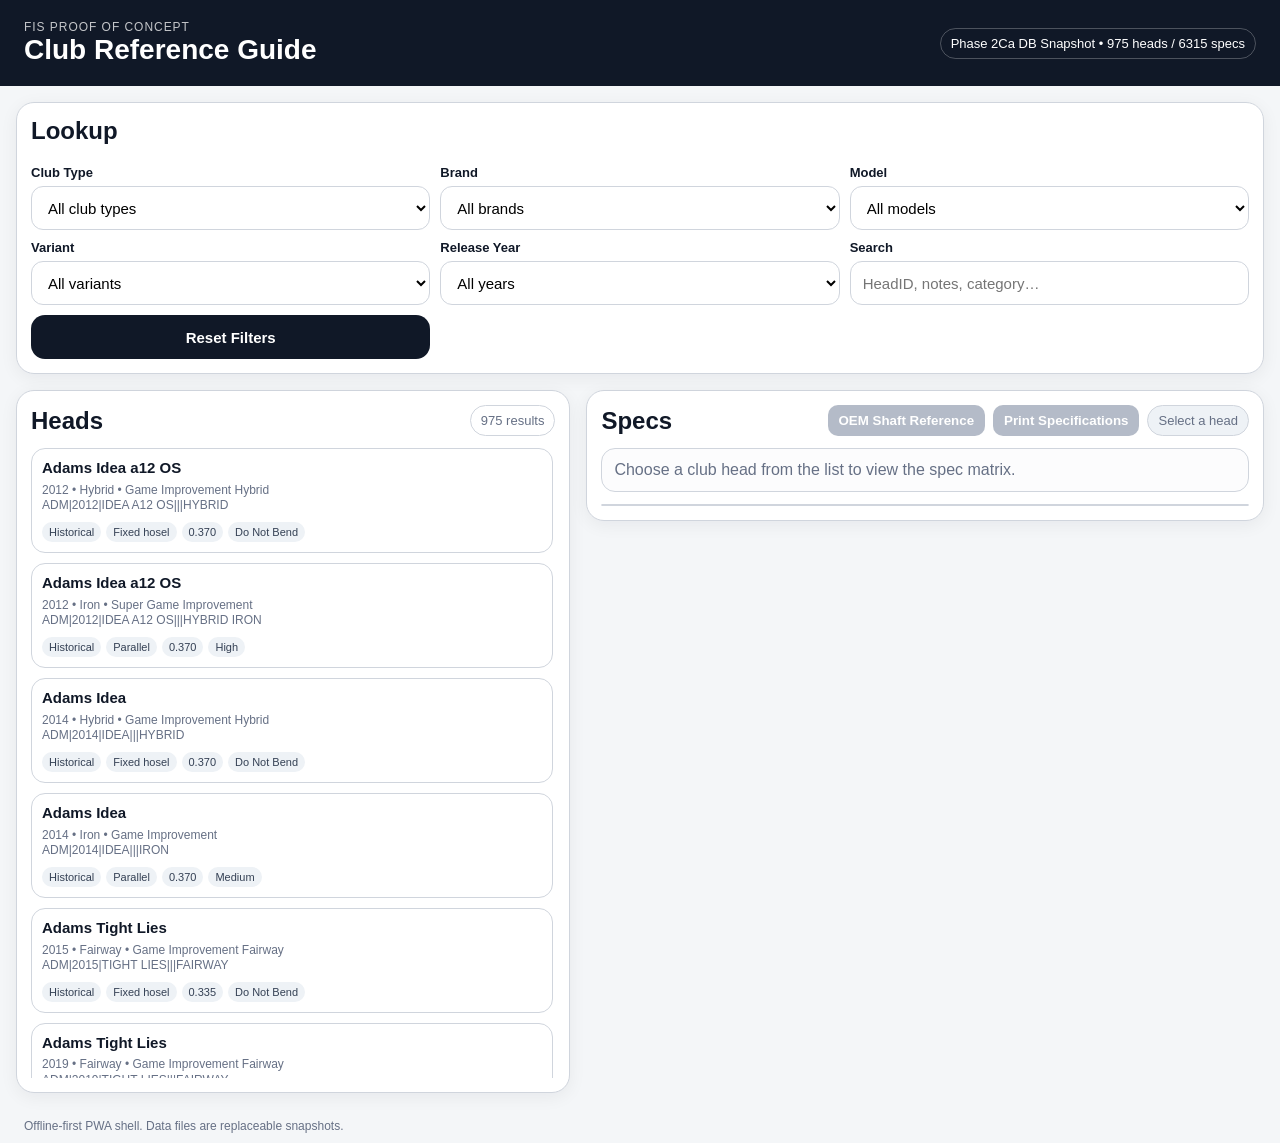
<file: index.html>
<!doctype html>
<html lang="en">
<head>
  <meta charset="utf-8" />
  <meta name="viewport" content="width=device-width, initial-scale=1, viewport-fit=cover" />
  <meta name="theme-color" content="#101827" />
  <title>Club Reference Guide PWA POC</title>
  <link rel="manifest" href="manifest.json" />
  <link rel="stylesheet" href="styles.css" />
</head>
<body>
  <header class="app-header">
    <div>
      <div class="eyebrow">FIS Proof of Concept</div>
      <h1>Club Reference Guide</h1>
    </div>
    <div id="versionBadge" class="version-badge">Loading data…</div>
  </header>

  <main class="layout layout-v2">
    <section class="panel controls selector-bar" aria-label="Lookup controls">
      <h2>Lookup</h2>
      <label>Club Type<select id="clubTypeSelect"></select></label>
      <label>Brand<select id="brandSelect"></select></label>
      <label>Model<select id="modelSelect"></select></label>
      <label>Variant<select id="variantSelect"></select></label>
      <label>Release Year<select id="yearSelect"></select></label>
      <label>Search<input id="searchInput" type="search" placeholder="HeadID, notes, category…" /></label>
      <button id="resetBtn" type="button">Reset Filters</button>
    </section>

    <section class="panel detail specs-panel" aria-label="Selected club detail">
      <div class="section-title-row">
        <h2>Specs</h2>
        <div class="section-title-actions">
          <button id="oemShaftsBtn" class="specifications-button" type="button" disabled>OEM Shaft Reference</button>
          <button id="printSpecificationsBtn" class="specifications-button" type="button" disabled>Print Specifications</button>
          <span id="selectedHeadLabel" class="pill muted">Select a head</span>
        </div>
      </div>
      <div id="headDetail" class="head-detail empty">Choose a club head from the list to view the spec matrix.</div>
      <div class="table-wrap">
        <table id="specTable">
          <thead></thead>
          <tbody></tbody>
        </table>
      </div>
    </section>


    <section class="panel results heads-panel" aria-label="Club results">
      <div class="section-title-row">
        <h2>Heads</h2>
        <span id="resultCount" class="pill">0 results</span>
      </div>
      <div id="headCards" class="head-cards"></div>
    </section>
  </main>

  <footer class="app-footer">
    <span>Offline-first PWA shell. Data files are replaceable snapshots.</span>
  </footer>

  <script src="app.js"></script>
<script>
if ('serviceWorker' in navigator) {
  window.addEventListener('load', () => navigator.serviceWorker.register('./service-worker.js'));
}
</script>
</body>
</html>
</file>
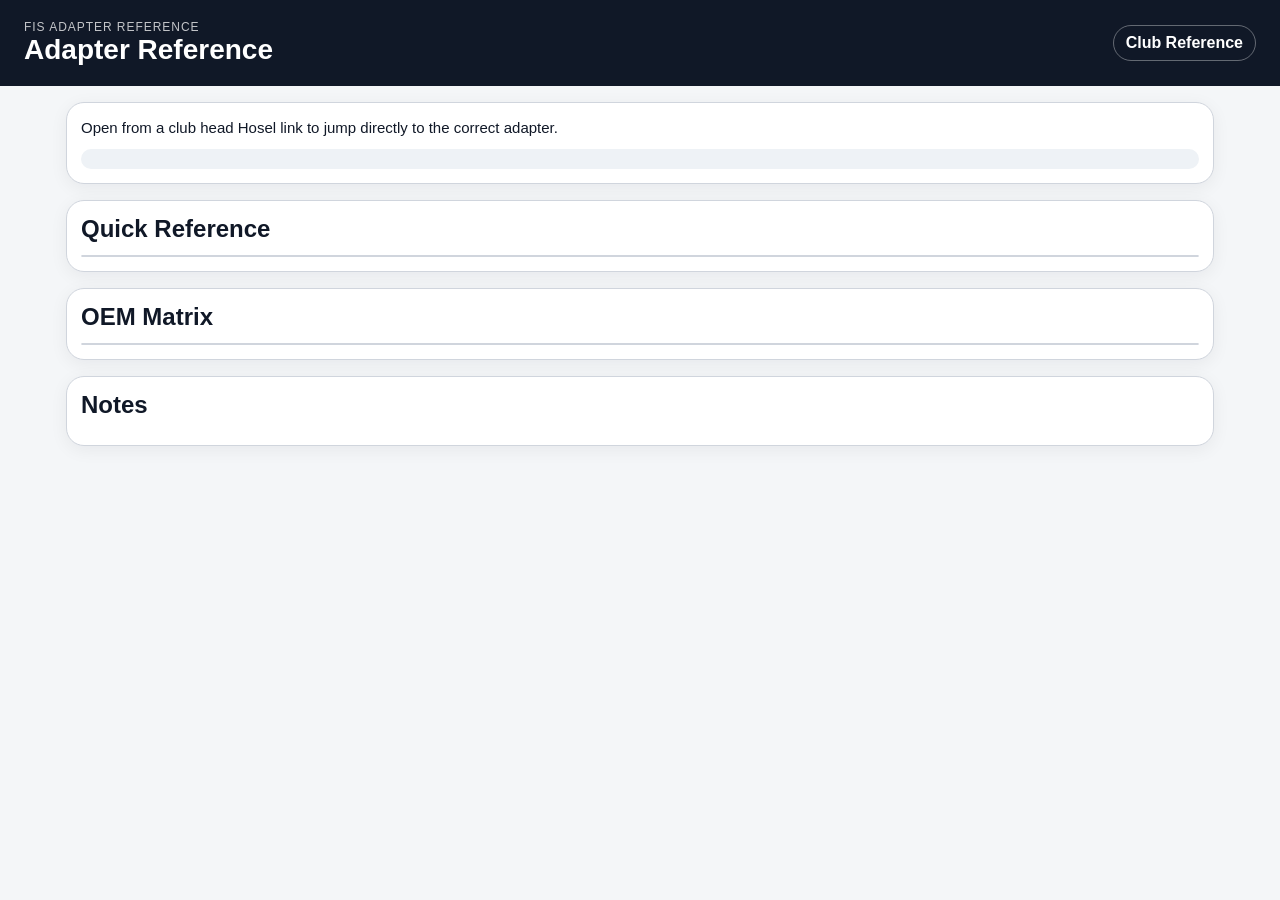
<file: adapter.html>
<!doctype html>
<html lang="en">
<head>
  <meta charset="utf-8" />
  <meta name="viewport" content="width=device-width, initial-scale=1, viewport-fit=cover" />
  <meta name="theme-color" content="#101827" />
  <title>FIS Adapter Reference</title>
  <link rel="manifest" href="manifest.json" />
  <link rel="stylesheet" href="styles.css" />
</head>
<body>
  <header class="app-header adapter-header">
    <div>
      <div class="eyebrow">FIS Adapter Reference</div>
      <h1 id="adapterTitle">Adapter Settings</h1>
    </div>
    <a class="adapter-back" href="index.html">Club Reference</a>
  </header>
  <main class="adapter-layout">
    <section class="panel adapter-panel">
      <div id="adapterMeta" class="adapter-meta">Loading adapter…</div>
      <div id="adapterNotice" class="adapter-notice"></div>
    </section>
    <section class="panel adapter-panel">
      <h2>Quick Reference</h2>
      <div id="quickTable" class="table-wrap adapter-table"></div>
    </section>
    <section class="panel adapter-panel">
      <h2>OEM Matrix</h2>
      <div id="matrixTable" class="table-wrap adapter-table"></div>
    </section>
    <section class="panel adapter-panel">
      <h2>Notes</h2>
      <div id="adapterNotes" class="adapter-notes"></div>
    </section>
  </main>
  <script src="adapter.js"></script>
</body>
</html>
</file>
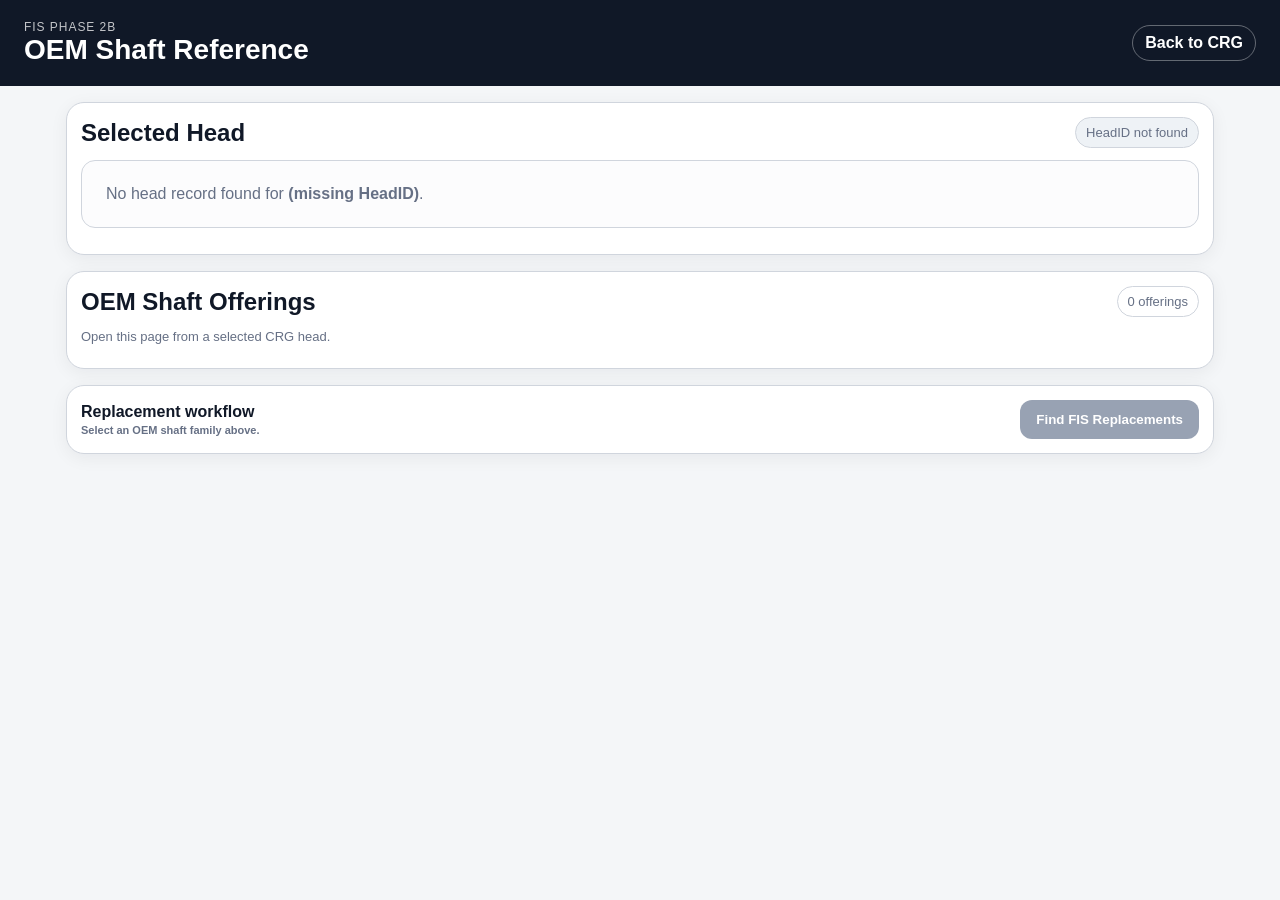
<file: oem-shafts.html>
<!doctype html>
<html lang="en"><head><meta charset="utf-8"><meta name="viewport" content="width=device-width,initial-scale=1,viewport-fit=cover"><meta name="theme-color" content="#101827"><title>FIS OEM Shaft Reference</title><link rel="stylesheet" href="styles.css"><link rel="stylesheet" href="oem-shafts.css"></head>
<body><header class="app-header oem-header"><div><div class="eyebrow">FIS Phase 2B</div><h1>OEM Shaft Reference</h1></div><a class="adapter-back" href="index.html">Back to CRG</a></header>
<main class="oem-layout"><section class="panel"><div class="section-title-row"><h2>Selected Head</h2><span id="headBadge" class="pill muted">Loading…</span></div><div id="headIdentity" class="head-detail"></div></section>
<section class="panel"><div class="section-title-row"><h2>OEM Shaft Offerings</h2><span id="offeringCount" class="pill">0 offerings</span></div><div id="status" class="oem-status"></div><div id="groups"></div></section>
<section class="panel oem-actions"><div><strong>Replacement workflow</strong><div id="selectionSummary" class="subtle">Select an OEM shaft family above.</div></div><button id="replacementBtn" type="button" disabled>Find FIS Replacements</button></section></main>
<script src="oem-shafts.js"></script></body></html>
</file>
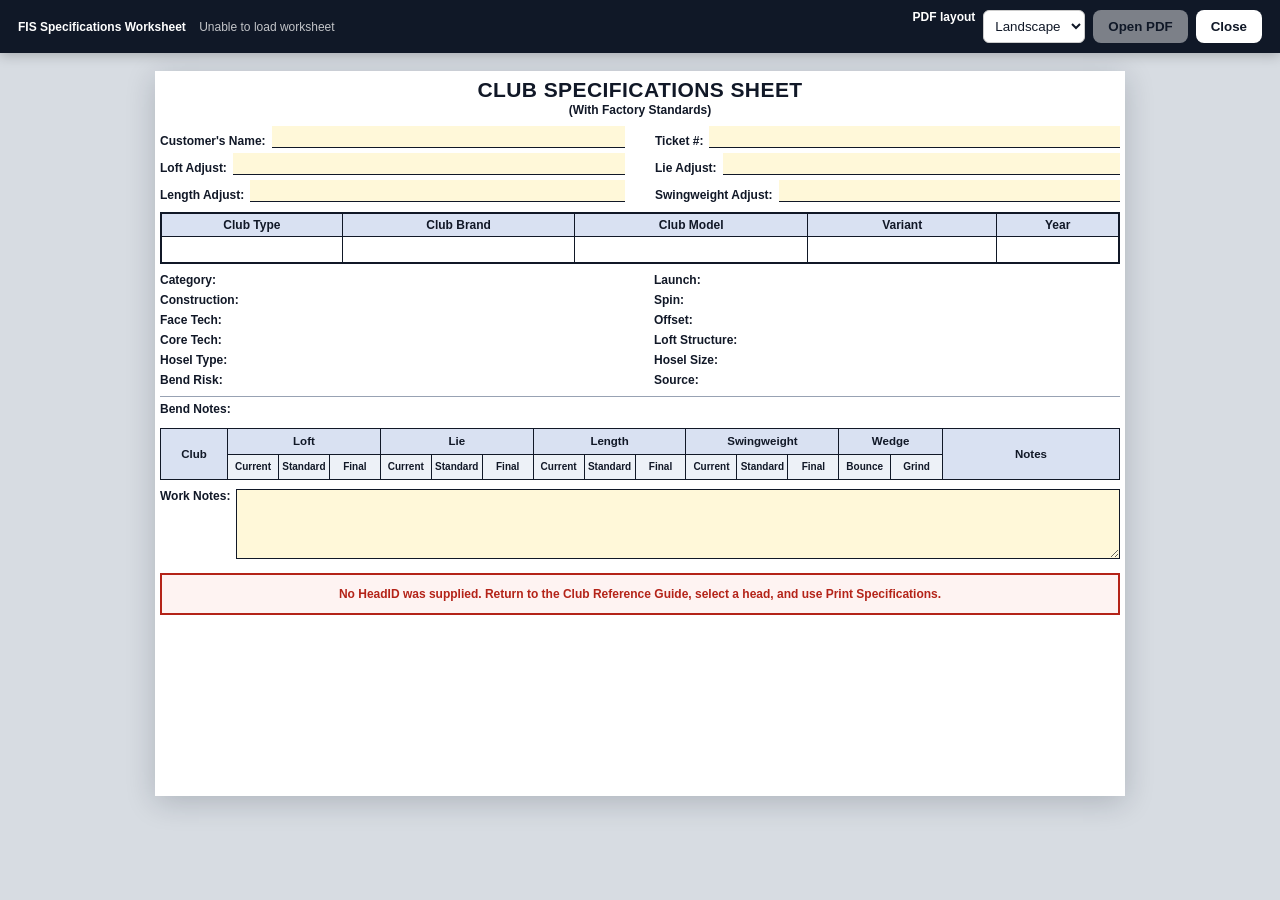
<file: specifications.html>
<!doctype html>
<html lang="en">
<head>
  <meta charset="utf-8" />
  <meta name="viewport" content="width=device-width, initial-scale=1" />
  <title>FIS Club Specifications Sheet</title>
  <link rel="stylesheet" href="specifications.css" />
</head>
<body>
  <div class="screen-toolbar screen-only" role="toolbar" aria-label="Specifications worksheet controls">
    <div>
      <strong>FIS Specifications Worksheet</strong>
      <span id="loadStatus">Loading selected head…</span>
    </div>
    <div class="toolbar-actions">
      <label for="pdfOrientation" class="orientation-label">PDF layout</label><select id="pdfOrientation" aria-label="PDF orientation"><option value="landscape">Landscape</option><option value="portrait">Portrait</option></select><button id="printBtn" type="button" disabled>Open PDF</button>
      <button id="closeBtn" type="button">Close</button>
    </div>
  </div>

  <main id="sheet" class="sheet" aria-live="polite">
    <header class="sheet-header">
      <h1>CLUB SPECIFICATIONS SHEET</h1>
      <div class="subtitle">(With Factory Standards)</div>
    </header>

    <section class="work-order-grid" aria-label="Customer and adjustment information">
      <label class="field customer-field"><span>Customer's Name:</span><input id="customerName" type="text" /></label>
      <label class="field ticket-field"><span>Ticket #:</span><input id="ticketNumber" type="text" /></label>
      <label class="field"><span>Loft Adjust:</span><input id="loftAdjust" type="text" /></label>
      <label class="field"><span>Lie Adjust:</span><input id="lieAdjust" type="text" /></label>
      <label class="field"><span>Length Adjust:</span><input id="lengthAdjust" type="text" /></label>
      <label class="field"><span>Swingweight Adjust:</span><input id="swingweightAdjust" type="text" /></label>
    </section>

    <section class="identity-grid" aria-label="Selected club head">
      <div class="identity-item"><span>Club Type</span><strong id="clubType"></strong></div>
      <div class="identity-item"><span>Club Brand</span><strong id="clubBrand"></strong></div>
      <div class="identity-item"><span>Club Model</span><strong id="clubModel"></strong></div>
      <div class="identity-item"><span>Variant</span><strong id="clubVariant"></strong></div>
      <div class="identity-item"><span>Year</span><strong id="releaseYear"></strong></div>
    </section>

    <section class="reference-grid" aria-label="Factory head reference information">
      <div class="reference-column">
        <div><span>Category:</span><strong id="modelCategory"></strong></div>
        <div><span>Construction:</span><strong id="construction"></strong></div>
        <div><span>Face Tech:</span><strong id="faceTech"></strong></div>
        <div><span>Core Tech:</span><strong id="coreTech"></strong></div>
        <div><span>Hosel Type:</span><strong id="hoselType"></strong></div>
        <div><span>Bend Risk:</span><strong id="bendRisk"></strong></div>
      </div>
      <div class="reference-column">
        <div><span>Launch:</span><strong id="launchProfile"></strong></div>
        <div><span>Spin:</span><strong id="spinProfile"></strong></div>
        <div><span>Offset:</span><strong id="offsetProfile"></strong></div>
        <div><span>Loft Structure:</span><strong id="loftStructure"></strong></div>
        <div><span>Hosel Size:</span><strong id="hoselSize"></strong></div>
        <div><span>Source:</span><strong id="sourceStatus"></strong></div>
      </div>
      <div class="reference-notes"><span>Bend Notes:</span><strong id="bendNotes"></strong></div>
    </section>

    <section class="specification-section" aria-label="Club specifications">
      <table class="specification-table">
        <colgroup>
          <col class="club-col" />
          <col span="12" class="measurement-col" />
          <col span="2" class="wedge-col" />
          <col class="notes-col" />
        </colgroup>
        <thead>
          <tr class="group-header">
            <th rowspan="2">Club</th>
            <th colspan="3">Loft</th>
            <th colspan="3">Lie</th>
            <th colspan="3">Length</th>
            <th colspan="3">Swingweight</th>
            <th colspan="2">Wedge</th>
            <th rowspan="2">Notes</th>
          </tr>
          <tr class="column-header">
            <th>Current</th><th>Standard</th><th>Final</th>
            <th>Current</th><th>Standard</th><th>Final</th>
            <th>Current</th><th>Standard</th><th>Final</th>
            <th>Current</th><th>Standard</th><th>Final</th>
            <th>Bounce</th><th>Grind</th>
          </tr>
        </thead>
        <tbody id="specBody"></tbody>
      </table>
    </section>

    <section class="bottom-grid">
      <label class="work-notes"><span>Work Notes:</span><textarea id="workNotes" rows="3"></textarea></label>
    </section>

    <div id="errorMessage" class="error-message" hidden></div>
  </main>

  <script src="specifications.js"></script>
</body>
</html>
</file>
<file: styles.css>
:root{--bg:#f4f6f8;--ink:#101827;--muted:#667085;--panel:#ffffff;--line:#d0d5dd;--accent:#101827;--soft:#eef2f6;--good:#ecfdf3}*{box-sizing:border-box}body{margin:0;font-family:-apple-system,BlinkMacSystemFont,"Segoe UI",Roboto,Arial,sans-serif;background:var(--bg);color:var(--ink)}.app-header{display:flex;justify-content:space-between;gap:16px;align-items:center;padding:20px 24px;background:var(--accent);color:#fff;position:sticky;top:0;z-index:5}.eyebrow{text-transform:uppercase;letter-spacing:.08em;font-size:12px;opacity:.75}h1,h2{margin:0}h1{font-size:28px}.version-badge,.pill{border:1px solid rgba(255,255,255,.25);border-radius:999px;padding:7px 10px;font-size:13px;white-space:nowrap}.layout{display:grid;grid-template-columns:250px minmax(245px, 0.55fr) minmax(720px, 1.65fr);gap:16px;padding:16px}.panel{background:var(--panel);border:1px solid var(--line);border-radius:18px;padding:14px;box-shadow:0 4px 18px rgba(16,24,39,.06)}.controls{height:max-content;position:sticky;top:92px}.controls label{display:block;font-weight:650;font-size:13px;margin-top:14px}.controls select,.controls input{width:100%;margin-top:6px;padding:10px 12px;border:1px solid var(--line);border-radius:12px;font-size:15px;background:#fff}.controls button{width:100%;margin-top:16px;padding:12px;border:0;border-radius:14px;background:var(--accent);color:white;font-weight:700;font-size:15px}.section-title-row{display:flex;align-items:center;justify-content:space-between;gap:10px;margin-bottom:12px}.section-title-row .pill{border-color:var(--line);color:var(--muted)}.pill.muted{background:var(--soft)}.head-cards{display:grid;gap:10px;max-height:calc(100vh - 178px);overflow:auto;padding-right:2px}.card{border:1px solid var(--line);border-radius:14px;padding:10px;background:#fff;cursor:pointer}.card:hover,.card.selected{border-color:var(--accent);box-shadow:0 0 0 3px rgba(16,24,39,.08)}.card-title{font-weight:800;font-size:15px;line-height:1.25}.card-meta{margin-top:5px;color:var(--muted);font-size:12px;line-height:1.3}.tags{display:flex;flex-wrap:wrap;gap:5px;margin-top:8px}.tag{background:var(--soft);border-radius:999px;padding:4px 7px;font-size:11px;color:#344054}.tag.active{background:var(--good);color:#027a48}.head-detail{border:1px solid var(--line);border-radius:14px;padding:12px;margin-bottom:12px;background:#fcfcfd}.head-detail.empty{color:var(--muted)}.detail-grid{display:grid;grid-template-columns:repeat(3,minmax(0,1fr));gap:10px}.kv{background:var(--soft);border-radius:12px;padding:9px}.kv .k{font-size:11px;text-transform:uppercase;letter-spacing:.04em;color:var(--muted)}.kv .v{font-weight:700;margin-top:3px}.notes{grid-column:1/-1;line-height:1.35}.table-wrap{overflow:auto;border:1px solid var(--line);border-radius:14px;max-height:calc(100vh - 330px)}table{border-collapse:collapse;width:100%;font-size:13px;background:white}th,td{border-bottom:1px solid var(--line);padding:8px 9px;text-align:left;white-space:nowrap}th{position:sticky;top:0;background:#f9fafb;z-index:1}.app-footer{padding:10px 24px;color:var(--muted);font-size:12px}@media (max-width:1180px){.layout{grid-template-columns:1fr}.controls{position:static}.head-cards,.table-wrap{max-height:none}.detail-grid{grid-template-columns:repeat(2,minmax(0,1fr))}}@media print{.app-header,.controls,.results,.app-footer{display:none}.layout{display:block;padding:0}.panel{box-shadow:none;border:0}.table-wrap{max-height:none;overflow:visible}th{position:static}}


/* --- FIS layout refinement v2: sticky selectors + two-column detail workspace --- */
.layout.layout-v2{
  display:grid;
  grid-template-columns:minmax(300px,1fr) minmax(600px,2fr);
  grid-template-areas:
    "selectors selectors"
    "heads specs";
  gap:16px;
  padding:16px;
  align-items:start;
}
.selector-bar{
  grid-area:selectors;
  position:sticky;
  top:86px;
  z-index:4;
}
.heads-panel{grid-area:heads;}
.specs-panel{grid-area:specs;}

.selector-bar h2{
  margin-bottom:10px;
}
.selector-bar label{
  margin-top:0;
}
.selector-bar{
  display:grid;
  grid-template-columns:repeat(6,minmax(145px,1fr)) minmax(130px,.55fr);
  gap:10px;
  align-items:end;
}
.selector-bar h2{
  grid-column:1/-1;
}
.selector-bar select,
.selector-bar input{
  min-height:44px;
}
.selector-bar button{
  margin-top:0;
  min-height:44px;
}
.head-cards{
  max-height:calc(100vh - 270px);
}
.table-wrap{
  max-height:calc(100vh - 430px);
}
.detail-grid{
  grid-template-columns:repeat(3,minmax(0,1fr));
}

@media (max-width:1280px){
  .selector-bar{
    grid-template-columns:repeat(3,minmax(170px,1fr));
  }
  .layout.layout-v2{
    grid-template-columns:minmax(300px,.9fr) minmax(440px,1.1fr);
  }
}
@media (max-width:980px){
  .layout.layout-v2{
    grid-template-columns:1fr;
    grid-template-areas:
      "selectors"
      "specs"
      "heads";
  }
  .selector-bar{
    top:76px;
    grid-template-columns:repeat(2,minmax(155px,1fr));
  }
  .head-cards,.table-wrap{
    max-height:none;
  }
  .detail-grid{
    grid-template-columns:repeat(2,minmax(0,1fr));
  }
}
@media (max-width:620px){
  .app-header{
    align-items:flex-start;
    flex-direction:column;
  }
  .version-badge{
    white-space:normal;
  }
  .selector-bar{
    position:static;
    grid-template-columns:1fr;
  }
  .detail-grid{
    grid-template-columns:1fr;
  }
}


/* --- FIS Adapter Reference integration --- */
.detail-link{display:inline-block;margin-top:5px;font-weight:800;color:var(--accent);text-decoration:underline;text-underline-offset:2px}.subtle{margin-top:3px;font-size:11px;color:var(--muted);font-weight:600;word-break:break-word}.adapter-back{color:#fff;border:1px solid rgba(255,255,255,.35);border-radius:999px;padding:8px 12px;text-decoration:none;font-weight:700;white-space:nowrap}.adapter-layout{display:grid;grid-template-columns:1fr;gap:16px;padding:16px;max-width:1180px;margin:0 auto}.adapter-panel h2{margin-bottom:12px}.adapter-meta{font-size:15px;line-height:1.45}.adapter-family{font-size:18px;margin-bottom:4px}.alias-note{margin-top:4px;color:var(--muted);font-size:13px}.adapter-notice{margin-top:10px;padding:10px 12px;border-radius:12px;background:var(--soft);color:#344054;font-size:13px}.adapter-table{max-height:none}.adapter-table table{font-size:14px}.adapter-table th,.adapter-table td{white-space:normal;vertical-align:top}.adapter-notes p{margin:0 0 8px 0;line-height:1.4}.empty-adapter{padding:12px;color:var(--muted)}@media (max-width:620px){.adapter-header{gap:8px}.adapter-back{align-self:flex-start}.adapter-layout{padding:10px}.adapter-table th,.adapter-table td{font-size:12px;padding:7px}}

/* Adapter Settings link override: keep CRT detail cards neutral, but make adapter deep-links look/tap like standard hyperlinks. */
.detail-grid .kv .v a.adapter-link,
.head-detail a.adapter-link,
a.adapter-link {
  color: #0a66ff !important;
  text-decoration: underline !important;
  text-underline-offset: 2px;
  font-weight: 800;
}
.detail-grid .kv .v a.adapter-link:visited,
.head-detail a.adapter-link:visited,
a.adapter-link:visited {
  color: #6b4fd6 !important;
}
.detail-grid .kv .v a.adapter-link:hover,
.head-detail a.adapter-link:hover,
a.adapter-link:hover {
  color: #0047cc !important;
}


/* --- FIS Specifications Worksheet launch hook --- */
.section-title-actions{display:flex;align-items:center;justify-content:flex-end;gap:8px;min-width:0}
.specifications-button{border:0;border-radius:10px;padding:8px 11px;background:var(--accent);color:#fff;font-weight:750;cursor:pointer;white-space:nowrap}
.specifications-button:disabled{background:#98a2b3;cursor:not-allowed;opacity:.72}
@media (max-width:620px){.section-title-row{align-items:flex-start}.section-title-actions{align-items:flex-end;flex-direction:column}.specifications-button{font-size:12px}}
</file>
<file: oem-shafts.css>
.oem-layout{display:grid;gap:16px;padding:16px;max-width:1180px;margin:0 auto}.oem-header .adapter-back{color:#fff}.oem-status{color:var(--muted);font-size:13px;margin-bottom:10px}.material-group{margin-top:16px}.material-title{display:flex;align-items:center;gap:8px;margin:0 0 8px;font-size:18px}.material-title .count{font-size:12px;color:var(--muted);font-weight:600}.family-grid{display:grid;grid-template-columns:repeat(2,minmax(0,1fr));gap:10px}.family-card{border:1px solid var(--line);border-radius:14px;padding:12px;background:#fff;cursor:pointer}.family-card:hover,.family-card.selected{border-color:var(--accent);box-shadow:0 0 0 3px rgba(16,24,39,.08)}.family-top{display:flex;justify-content:space-between;gap:10px;align-items:flex-start}.family-name{font-weight:800;font-size:16px}.offering-type{font-size:12px;border-radius:999px;background:var(--soft);padding:4px 7px;white-space:nowrap}.family-id{margin-top:3px;color:var(--muted);font-size:11px;word-break:break-word}.family-detail{margin-top:9px;display:grid;grid-template-columns:repeat(2,minmax(0,1fr));gap:6px}.family-detail div{background:var(--soft);border-radius:9px;padding:6px 8px;font-size:12px}.family-detail b{display:block;font-size:10px;text-transform:uppercase;color:var(--muted);letter-spacing:.03em;margin-bottom:2px}.reference-note{margin-top:9px;padding:8px;border-radius:9px;background:#fffaeb;color:#7a2e0e;font-size:12px}.oem-actions{display:flex;justify-content:space-between;align-items:center;gap:16px;position:sticky;bottom:10px}.oem-actions button{border:0;border-radius:12px;padding:12px 16px;background:var(--accent);color:#fff;font-weight:800}.oem-actions button:disabled{background:#98a2b3}.head-summary{font-weight:800;font-size:18px}.head-meta{margin-top:5px;color:var(--muted);font-size:13px}.mpf{margin-top:8px;font-size:12px;color:#344054}@media(max-width:760px){.family-grid{grid-template-columns:1fr}.oem-actions{align-items:stretch;flex-direction:column}.oem-actions button{width:100%}}
.canonical-note{margin-top:6px;font-size:.82rem;color:#475569;word-break:break-word}
</file>
<file: specifications.css>
:root{--ink:#111827;--muted:#475467;--line:#111827;--soft:#eef2f6;--edit:#fff8d9;--paper:#fff;--page-bg:#d7dce2;--accent:#101827}*{box-sizing:border-box}html,body{margin:0;min-height:100%;font-family:Arial,Helvetica,sans-serif;color:var(--ink)}body{background:var(--page-bg);font-size:12px}.screen-toolbar{position:sticky;top:0;z-index:10;display:flex;justify-content:space-between;align-items:center;gap:16px;padding:10px 18px;background:var(--accent);color:#fff;box-shadow:0 2px 12px rgba(0,0,0,.24)}.screen-toolbar span{margin-left:10px;font-size:12px;opacity:.75}.toolbar-actions{display:flex;gap:8px}.toolbar-actions button{border:1px solid rgba(255,255,255,.35);border-radius:8px;padding:8px 14px;background:#fff;color:var(--accent);font-weight:700;cursor:pointer}.toolbar-actions button:disabled{opacity:.45;cursor:not-allowed}.sheet{width:10.1in;min-height:7.55in;margin:18px auto;padding:.08in .05in .12in;background:var(--paper);box-shadow:0 6px 28px rgba(16,24,39,.2)}.sheet-header{text-align:center;margin-bottom:8px}.sheet-header h1{margin:0;font-size:21px;line-height:1.05;letter-spacing:.02em}.subtitle{font-size:12px;font-weight:700;margin-top:2px}.work-order-grid{display:grid;grid-template-columns:1fr 1fr;gap:4px 30px;margin:6px 0 10px}.field{display:grid;grid-template-columns:max-content 1fr;align-items:end;gap:6px;font-weight:700;min-height:23px}.field input{width:100%;height:22px;border:0;border-bottom:1px solid var(--line);border-radius:0;background:var(--edit);padding:2px 4px;font:inherit}.identity-grid{display:grid;grid-template-columns:1.05fr 1.35fr 1.35fr 1.1fr .7fr;border:2px solid var(--line)}.identity-item{min-width:0;text-align:center;border-right:1px solid var(--line)}.identity-item:last-child{border-right:0}.identity-item span{display:block;padding:4px 2px;background:#d9e1f2;border-bottom:1px solid var(--line);font-weight:700}.identity-item strong{display:block;min-height:25px;padding:6px 3px;font-size:12px;overflow-wrap:anywhere}.reference-grid{display:grid;grid-template-columns:1fr 1fr;gap:0 28px;margin:9px 0 8px}.reference-column>div{display:grid;grid-template-columns:92px 1fr;min-height:20px;align-items:start}.reference-column span,.reference-notes span{font-weight:700}.reference-column strong,.reference-notes strong{font-weight:400;overflow-wrap:anywhere}.reference-notes{grid-column:1/-1;display:grid;grid-template-columns:92px 1fr;border-top:1px solid #98a2b3;padding-top:5px;margin-top:3px;min-height:24px}.specification-table{width:100%;border-collapse:collapse;table-layout:fixed;font-size:11px}.specification-table th,.specification-table td{border:1px solid var(--line);padding:3px;text-align:center;height:31px;vertical-align:middle}.specification-table th{font-weight:700}.group-header th{background:#d9e1f2;font-size:11.5px;height:26px}.column-header th{background:#edf1f7;font-size:10px;height:25px}.club-col{width:7.5%}.measurement-col{width:5.7%}.wedge-col{width:5.8%}.notes-col{width:19.8%}.specification-table td.club-cell{font-weight:700;background:#f7f7f7}.standard-cell{background:#f2f4f7;font-weight:700}.specification-table input{width:100%;height:25px;border:0;background:var(--edit);padding:2px;text-align:center;font:inherit}.specification-table input.notes-input{text-align:left}.specification-table .static-value{display:flex;min-height:24px;align-items:center;justify-content:center;overflow-wrap:anywhere;line-height:1.2}.bottom-grid{margin-top:9px}.work-notes{display:grid;grid-template-columns:max-content 1fr;gap:6px;font-weight:700}.work-notes textarea{resize:vertical;min-height:70px;border:1px solid var(--line);background:var(--edit);font:inherit;padding:5px}.error-message{margin-top:14px;border:2px solid #b42318;background:#fef3f2;color:#b42318;padding:12px;font-weight:700;text-align:center}input:focus,textarea:focus{outline:2px solid #0a66ff;outline-offset:-1px}@page{size:Letter landscape;margin:.3in .35in}@media print{html,body{background:#fff;font-size:12px}.screen-only{display:none!important}.sheet{width:auto;min-height:0;margin:0;padding:0;box-shadow:none}.field input,.specification-table input,.work-notes textarea{background:#fff}.sheet-header h1{font-size:20px}.specification-table{font-size:10.5px}.specification-table thead{display:table-header-group}.specification-table tbody{display:table-row-group}.specification-table th,.specification-table td{height:30px;padding:3px}.specification-table input{height:24px}.specification-table .static-value{min-height:23px}.specification-table tr{break-inside:avoid;page-break-inside:avoid}.bottom-grid{break-inside:avoid;page-break-inside:avoid;margin-top:9px}.work-notes textarea{min-height:68px}}@media(max-width:1100px){.sheet{width:calc(100% - 18px);min-height:0;margin:10px 9px;padding:10px}.screen-toolbar{position:static}.work-order-grid{gap:5px 12px}.reference-grid{gap:0 12px}}@media(max-width:700px){.screen-toolbar{align-items:flex-start}.screen-toolbar span{display:block;margin:3px 0 0}.identity-grid{grid-template-columns:repeat(2,1fr)}.identity-item{border-bottom:1px solid var(--line)}.identity-item:nth-child(2n){border-right:0}.identity-item:last-child{border-right:1px solid var(--line)}.work-order-grid,.reference-grid,.bottom-grid{display:block}.reference-notes{grid-column:1}.specification-table{min-width:980px}.specification-section{overflow-x:auto}}



/* CRG print layout v5 — iPad/Chrome consistent column widths and pagination. */
@page { size: 11in 8.5in; margin: .32in .35in; }
@media print {
  html, body { width: auto !important; min-width: 0 !important; margin: 0 !important;
    padding: 0 !important; background: white !important;
    -webkit-text-size-adjust: 100% !important; text-size-adjust: 100% !important;
    font-size: 10pt !important; }
  .screen-only { display: none !important; }
  .sheet { width: 100% !important; max-width: none !important; min-width: 0 !important;
    min-height: 0 !important; margin: 0 !important; padding: 0 !important;
    box-shadow: none !important; }
  .sheet-header { margin-bottom: 6px !important; }
  .sheet-header h1 { font-size: 16pt !important; }
  .work-order-grid { display: grid !important; grid-template-columns: 1fr 1fr !important;
    gap: 3px 20px !important; margin: 4px 0 7px !important; }
  .field { min-height: 20px !important; }
  .field input { height: 19px !important; }
  .identity-grid { display: grid !important;
    grid-template-columns: 1.05fr 1.35fr 1.35fr 1.1fr .7fr !important; }
  .identity-item { border-bottom: 0 !important; }
  .identity-item:nth-child(2n) { border-right: 1px solid var(--line) !important; }
  .identity-item:last-child { border-right: 0 !important; }
  .identity-item span { padding: 3px 2px !important; }
  .identity-item strong { min-height: 21px !important; padding: 4px 3px !important; }
  .reference-grid { display: grid !important; grid-template-columns: 1fr 1fr !important;
    gap: 0 20px !important; margin: 7px 0 6px !important; }
  .reference-column > div { min-height: 18px !important; }
  .reference-notes { grid-column: 1 / -1 !important; min-height: 21px !important; }
  .specification-section { width: 100% !important; min-width: 0 !important;
    overflow: visible !important; }
  .specification-table { width: 100% !important; min-width: 0 !important;
    table-layout: fixed !important; font-size: 9pt !important; }
  /* The original column widths totaled 107.3%, which Safari handles poorly.
     These widths total exactly 100%: 7 + 12*5.6 + 2*5.4 + 15. */
  .specification-table col.club-col { width: 7% !important; }
  .specification-table col.measurement-col { width: 5.6% !important; }
  .specification-table col.wedge-col { width: 5.4% !important; }
  .specification-table col.notes-col { width: 15% !important; }
  .specification-table th, .specification-table td { padding: 2px 1px !important;
    height: 26px !important; overflow-wrap: normal !important; word-break: normal !important; }
  .specification-table input { font-size: 9pt !important; min-width: 0 !important;
    height: 22px !important; }
  .specification-table .static-value { font-size: 9pt !important;
    min-height: 21px !important; }
  .group-header th { font-size: 9pt !important; height: 24px !important; }
  .column-header th { font-size: 7.5pt !important; height: 23px !important;
    white-space: nowrap !important; letter-spacing: -.02em !important; }
  .specification-table thead { display: table-header-group !important; }
  .specification-table tbody { display: table-row-group !important; }
  .specification-table tr { break-inside: avoid; page-break-inside: avoid; }
  .bottom-grid { display: block !important; margin-top: 7px !important;
    break-inside: avoid; page-break-inside: avoid; }
  .work-notes textarea { min-height: 58px !important; height: 58px !important;
    resize: none !important; }
}

/* iPad-safe, explicitly paginated worksheet (v6).
   Printed pages contain independent tables, so WebKit never needs to repeat
   a fragmented THEAD or carry collapsed borders across a page boundary. */
.print-pages { display: none; }
@media print {
  #sheet { display: none !important; }
  .print-pages { display: block !important; width: 100% !important; }
  .print-page {
    width: 100% !important;
    min-width: 0 !important;
    margin: 0 !important;
    padding: 0 !important;
    break-after: page !important;
    page-break-after: always !important;
  }
  .print-page:last-child { break-after: auto !important; page-break-after: auto !important; }
  .print-page .sheet { display: block !important; }
  .print-page .specification-section { overflow: visible !important; }
  .print-page .specification-table {
    border-collapse: separate !important;
    border-spacing: 0 !important;
    width: 100% !important;
  }
  .print-page .specification-table th,
  .print-page .specification-table td {
    border: 0 !important;
    border-right: 1px solid var(--line) !important;
    border-bottom: 1px solid var(--line) !important;
  }
  .print-page .specification-table tr > :first-child {
    border-left: 1px solid var(--line) !important;
  }
  .print-page .specification-table thead tr:first-child th {
    border-top: 1px solid var(--line) !important;
  }
  .print-page .specification-table tbody tr { break-inside: avoid !important; }
  .print-page .specification-table input { -webkit-appearance: none; appearance: none; border-radius: 0; }
  .print-page .bottom-grid { margin-top: 7px !important; }
}

.orientation-label{font-size:12px;font-weight:700}.toolbar-actions select{padding:7px;border-radius:6px;background:white;color:#101827;border:1px solid #ccc}
</file>
